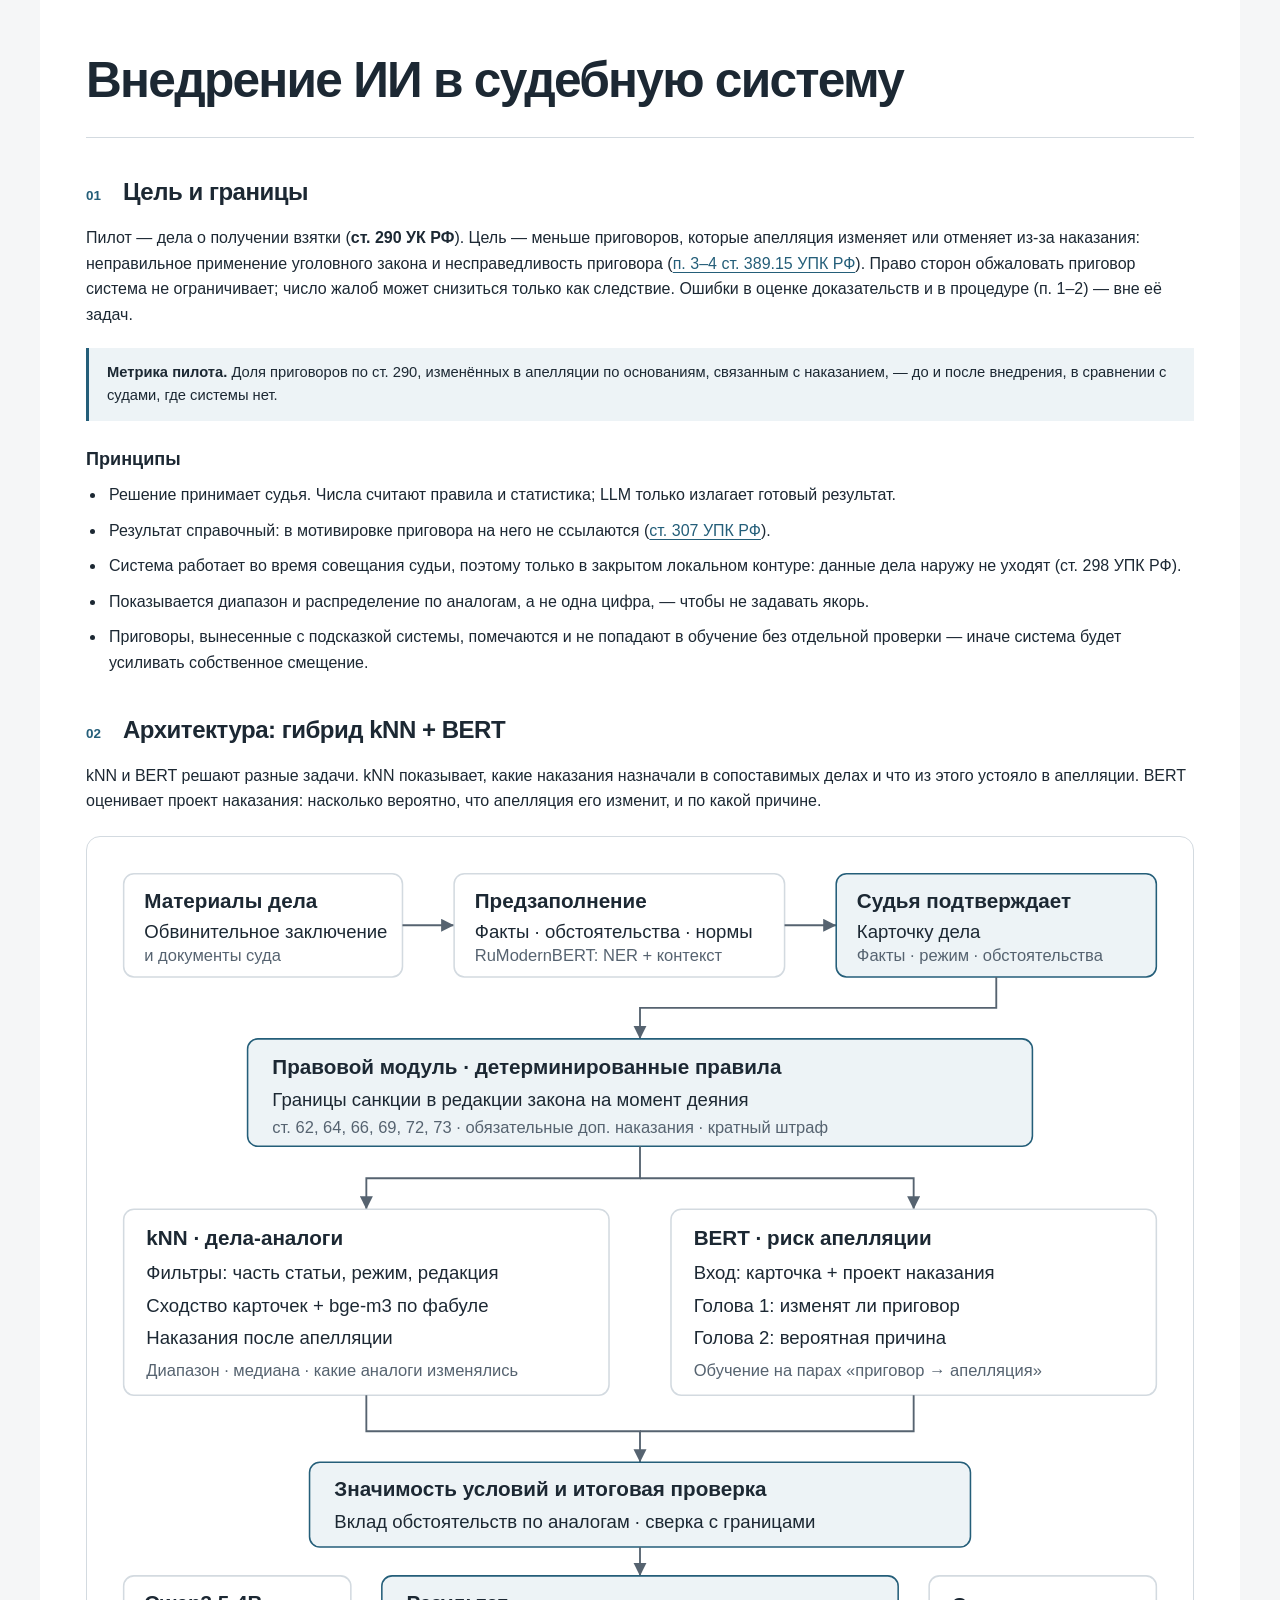
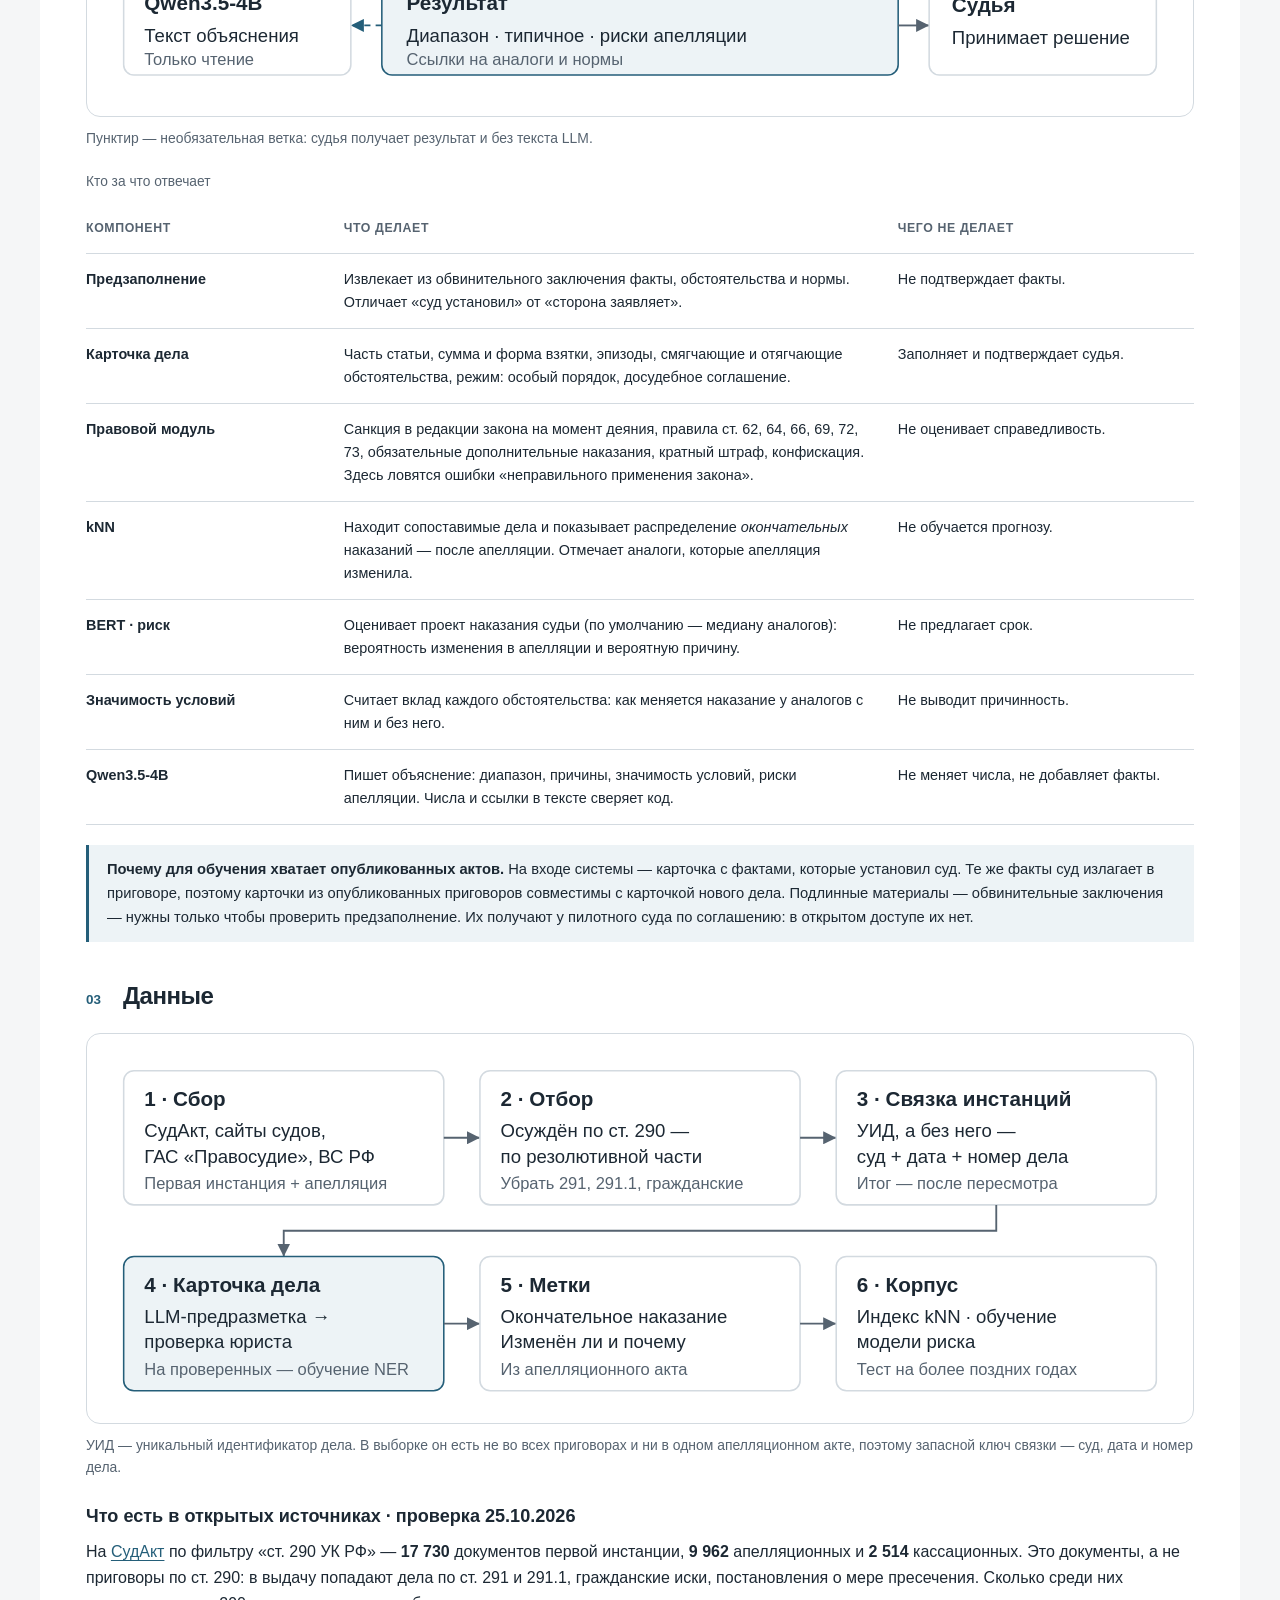
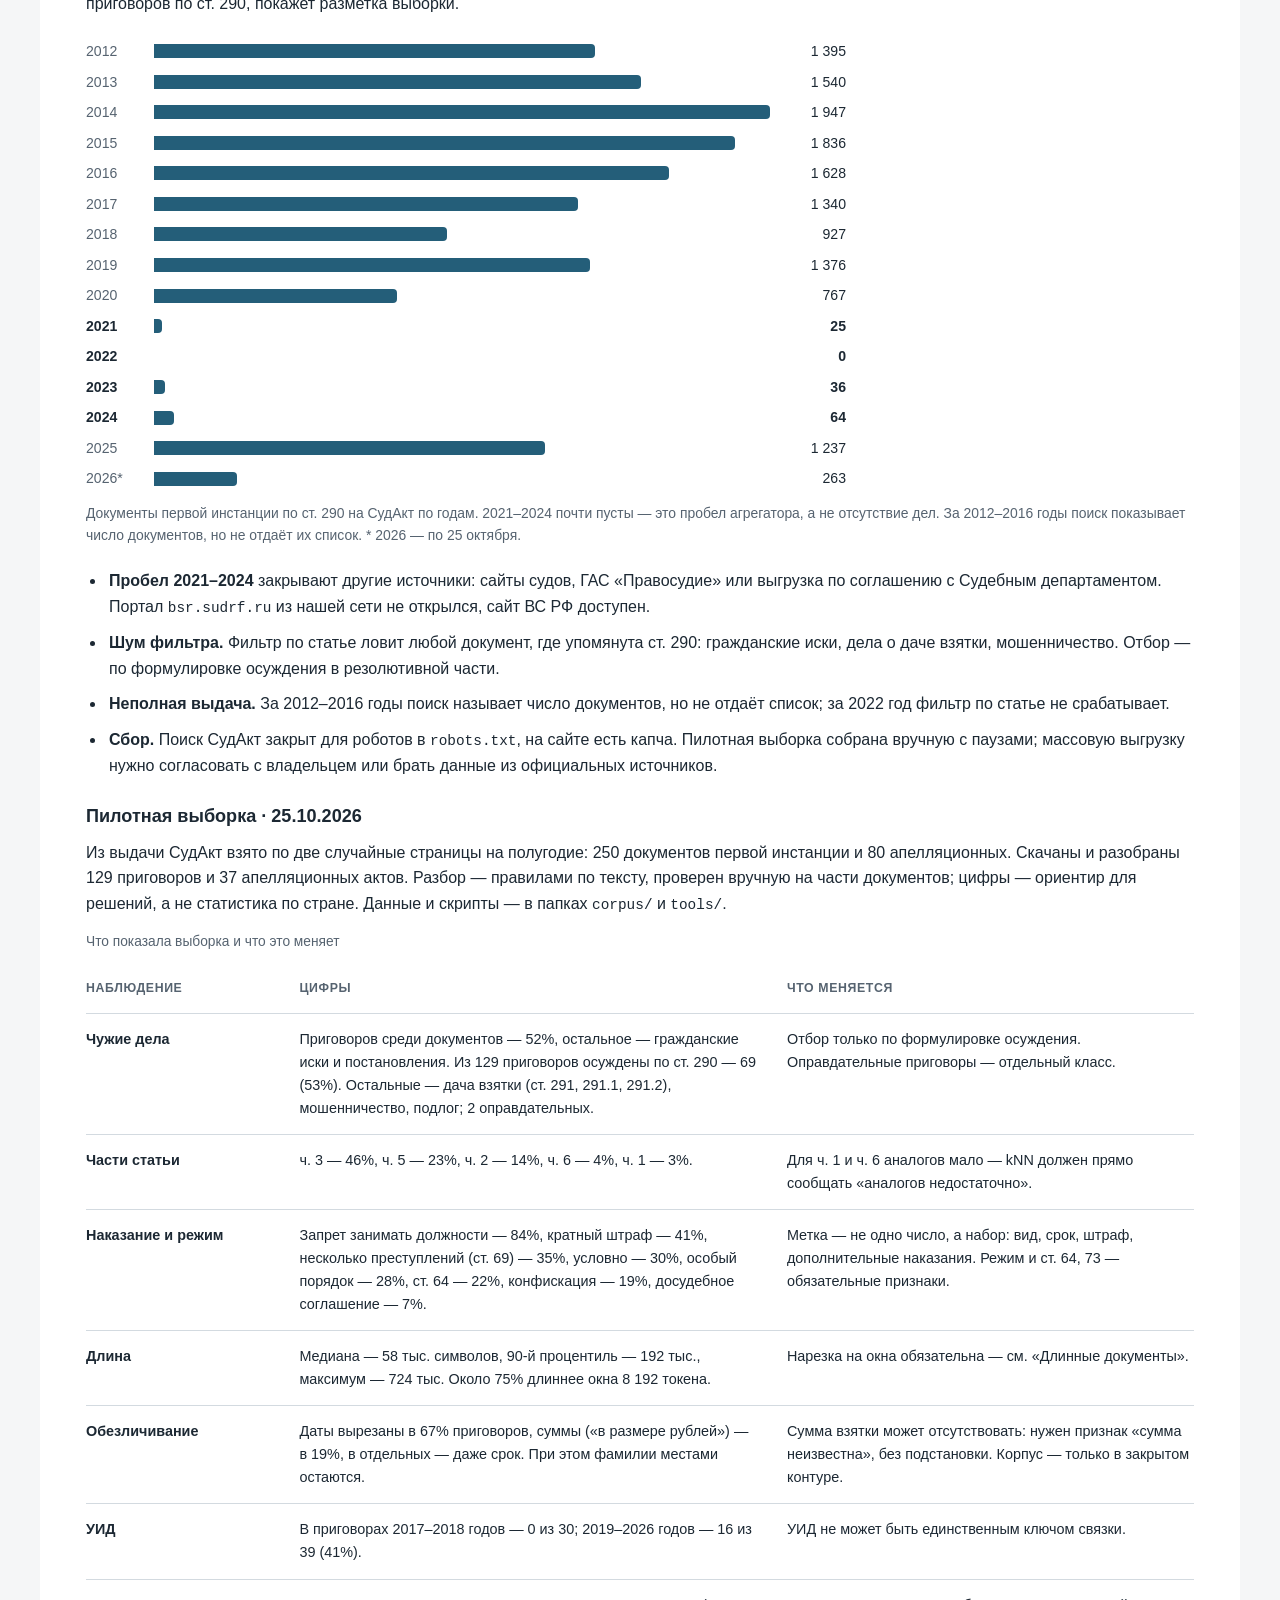
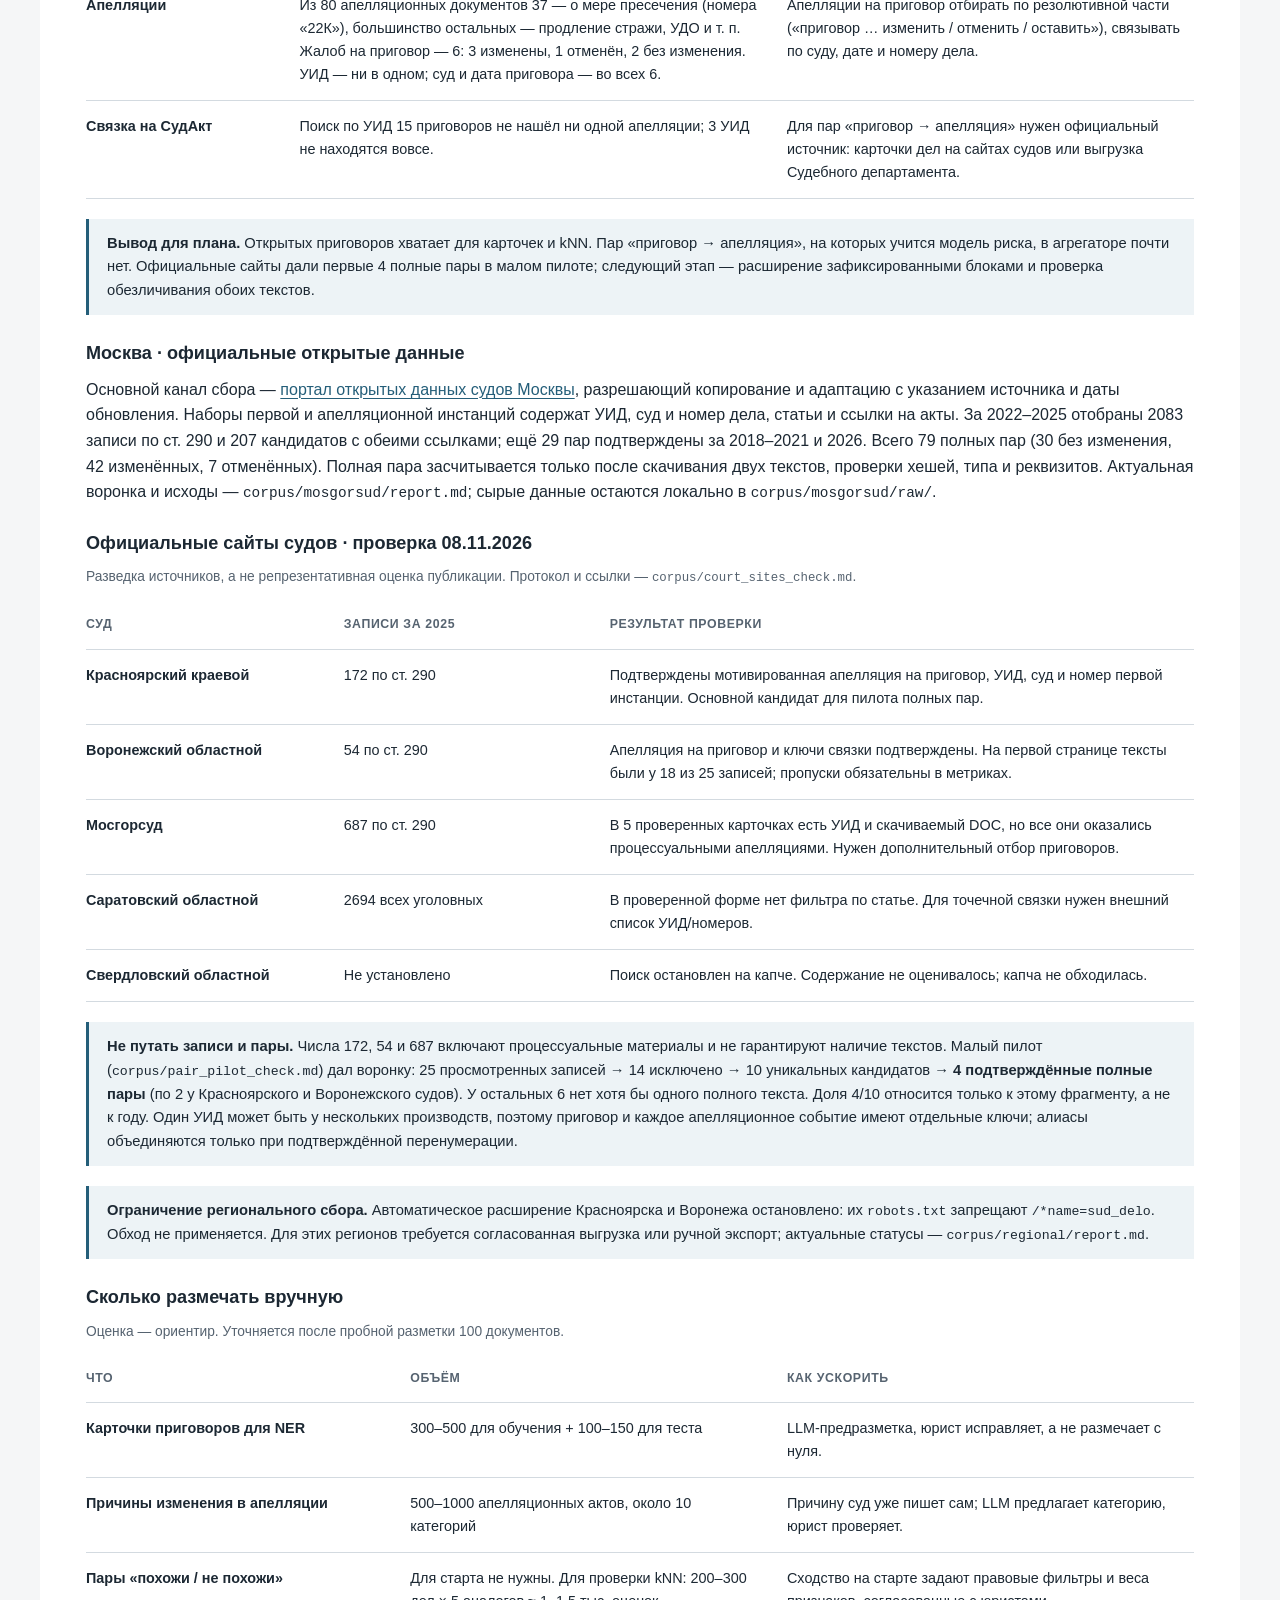
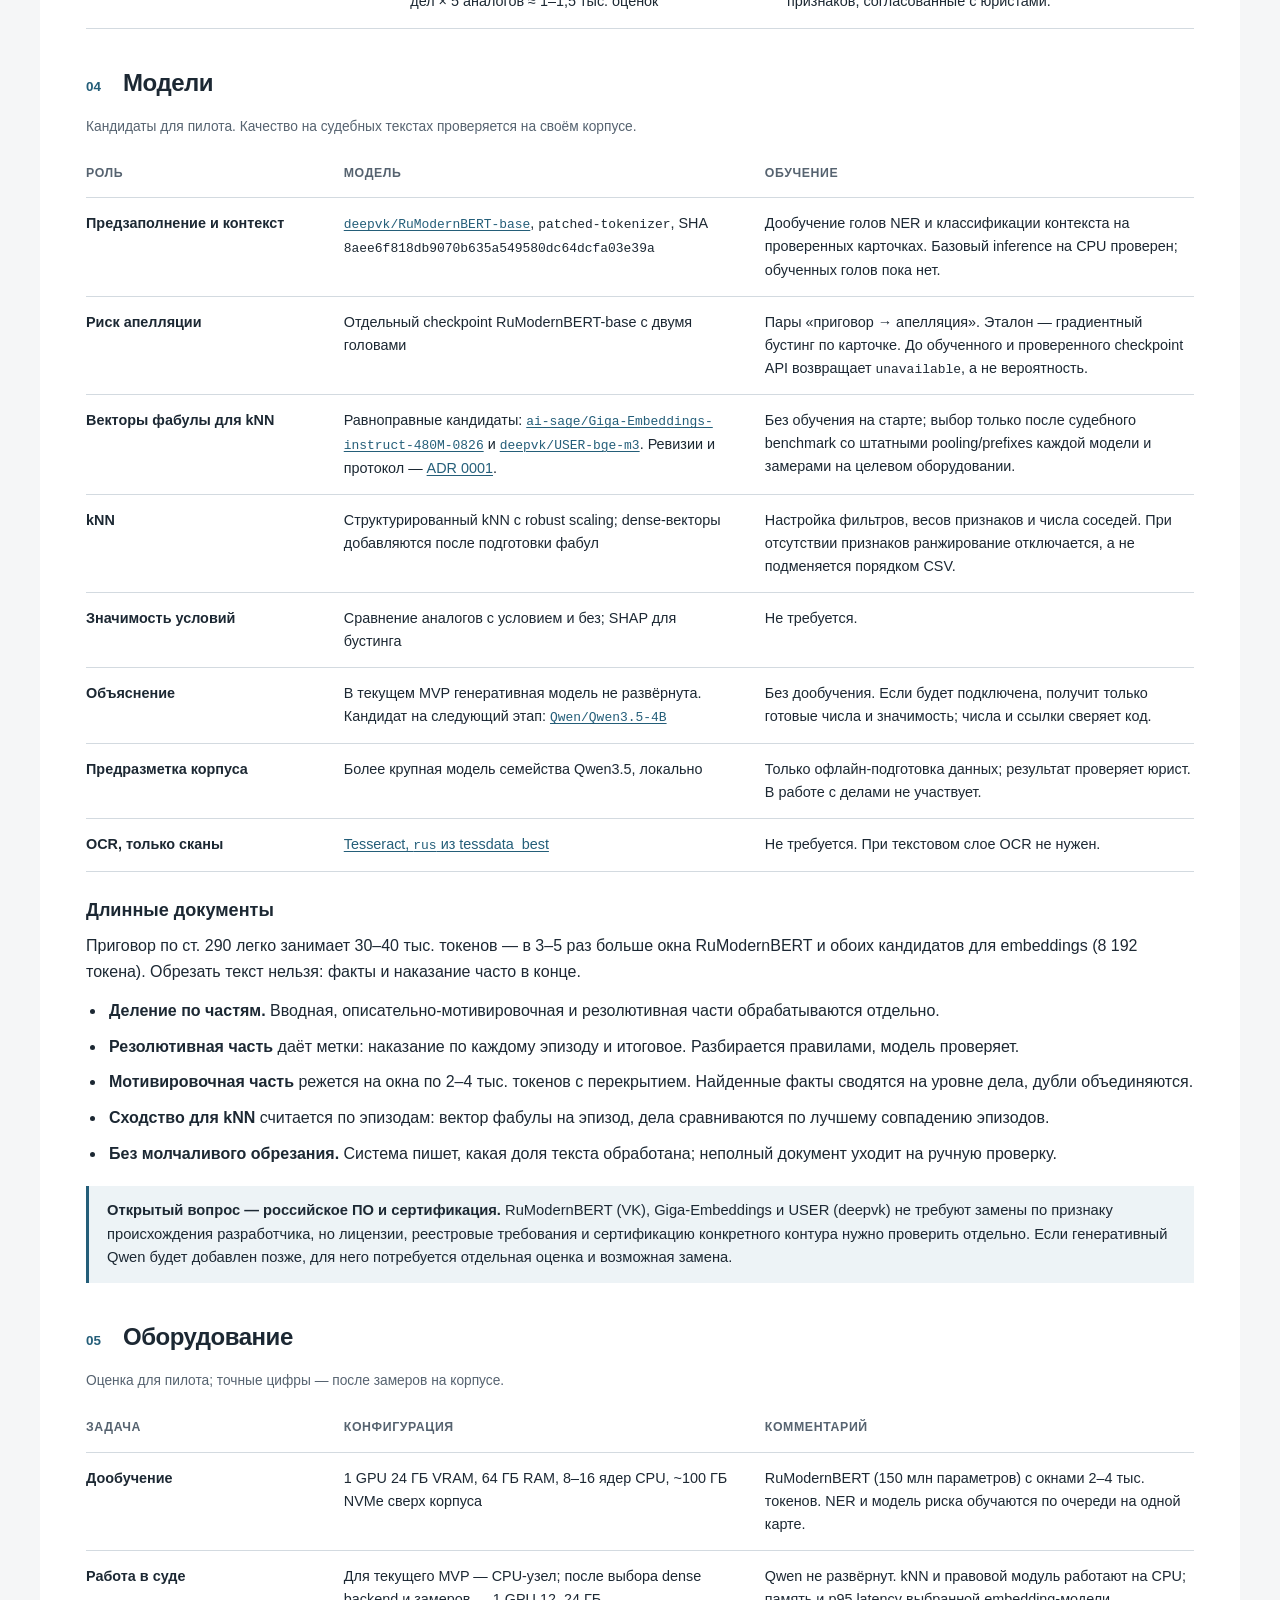
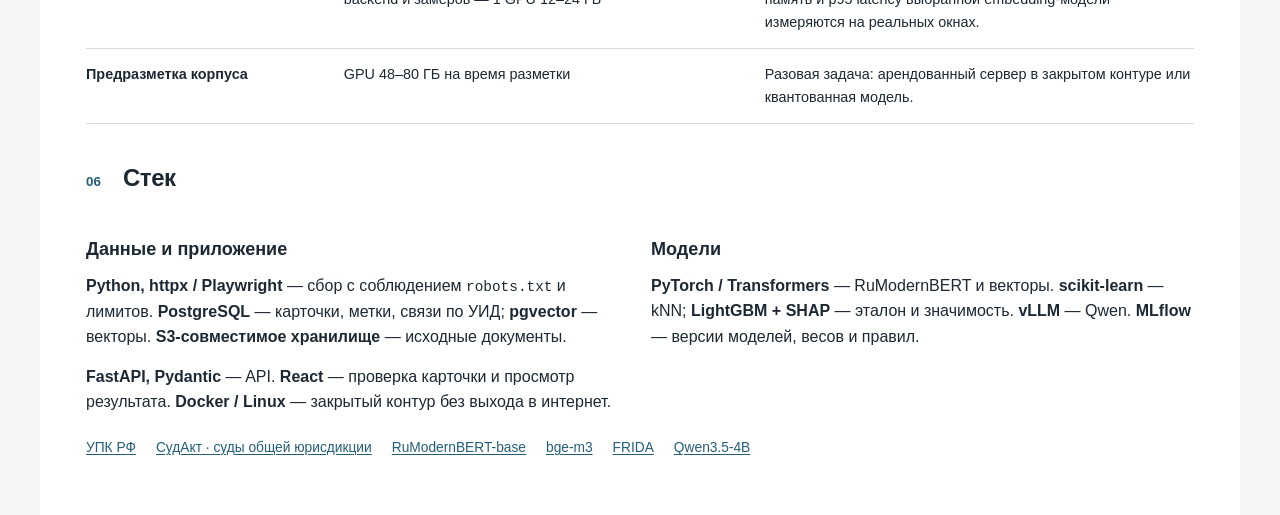
<file: judicial-ai-architecture.html>
<!doctype html>
<html lang="ru">
<head>
  <meta charset="utf-8">
  <meta name="viewport" content="width=device-width, initial-scale=1">
  <meta name="color-scheme" content="light dark">
  <meta name="description" content="Гибрид kNN + BERT для дел о получении взятки (ст. 290 УК РФ): цель — меньше приговоров, изменённых в апелляции из-за наказания.">
  <title>Внедрение ИИ в судебную систему</title>
  <style>
    :root {
      color-scheme: light dark;
      --paper: #f5f6f7;
      --surface: #fff;
      --ink: #1c2833;
      --muted: #566370;
      --line: #d3dae0;
      --accent: #245e79;
      --accent-soft: #edf3f6;
    }
    * { box-sizing: border-box; }
    html { font-size: 16px; }
    body { margin: 0; background: var(--paper); color: var(--ink); font-family: "Segoe UI", Arial, sans-serif; line-height: 1.6; }
    a { color: var(--accent); text-decoration-thickness: 1px; text-underline-offset: .17em; }
    a:focus-visible { outline: 2px solid var(--accent); outline-offset: 4px; }
    main { max-width: 1200px; margin: 0 auto; padding: 52px 46px 56px; background: var(--surface); }
    header { border-bottom: 1px solid var(--line); padding-bottom: 28px; }
    h1 { max-width: 950px; margin: 0; font-size: clamp(2rem, 4vw, 3.1rem); line-height: 1.15; font-weight: 650; letter-spacing: -.035em; }
    h2 { margin: 0; font-size: 1.5rem; line-height: 1.3; letter-spacing: -.02em; font-weight: 650; }
    h3 { margin: 26px 0 10px; font-size: 1.13rem; line-height: 1.4; font-weight: 650; }
    .card h3 { margin-top: 0; }
    p { margin: 0 0 14px; }
    p:last-child { margin-bottom: 0; }
    section { margin-top: 38px; }
    .section-heading { display: flex; gap: 12px; align-items: baseline; margin-bottom: 18px; }
    .section-number { flex: 0 0 25px; color: var(--accent); font-size: .84rem; font-weight: 700; }
    .two-columns { display: grid; grid-template-columns: repeat(2, minmax(0, 1fr)); gap: 22px; }
    .card { border: 1px solid var(--line); padding: 22px; min-width: 0; }
    .card p { font-size: .95rem; }
    .note { border-left: 3px solid var(--accent); padding: 13px 18px; margin: 20px 0 0; background: var(--accent-soft); font-size: .92rem; }
    .small { color: var(--muted); font-size: .87rem; }
    code { font-family: Consolas, "Courier New", monospace; font-size: .9em; overflow-wrap: anywhere; }
    ul { margin: 0; padding-left: 20px; }
    li { padding-left: 3px; margin: 10px 0; }
    li:last-child { margin-bottom: 0; }
    table { border-collapse: collapse; width: 100%; font-size: .9rem; table-layout: fixed; margin-bottom: 14px; }
    caption { text-align: left; color: var(--muted); font-size: .86rem; margin-bottom: 12px; }
    th, td { border-bottom: 1px solid var(--line); padding: 14px; vertical-align: top; text-align: left; overflow-wrap: anywhere; }
    thead th { color: var(--muted); font-size: .77rem; letter-spacing: .05em; text-transform: uppercase; }
    th:first-child, td:first-child { padding-left: 0; }
    th:last-child, td:last-child { padding-right: 0; }
    .sources { display: flex; flex-wrap: wrap; gap: 8px 20px; margin-top: 22px; font-size: .86rem; }
    figure { margin: 22px 0; }
    .diagram-surface { border: 1px solid var(--line); border-radius: 14px; padding: 16px; background: var(--surface); }
    figcaption { margin: 10px 0 0; color: var(--muted); font-size: .87rem; }
    .diagram { display: block; width: 100%; height: auto; font-family: inherit; }
    .diagram text { fill: var(--ink); font-size: 18px; }
    .diagram .title { font-size: 20px; font-weight: 650; }
    .diagram .detail { fill: var(--muted); font-size: 16px; }
    .diagram .box { fill: var(--surface); stroke: var(--line); stroke-width: 1.5; }
    .diagram .accent-box { fill: var(--accent-soft); stroke: var(--accent); stroke-width: 1.5; }
    .diagram .flow { fill: none; stroke: var(--muted); stroke-width: 1.8; }
    .diagram .optional { fill: none; stroke: var(--accent); stroke-width: 1.8; stroke-dasharray: 6 5; }
    .diagram .arrow { fill: var(--muted); }
    .diagram .accent-arrow { fill: var(--accent); }
    .diagram-mobile { display: none; max-width: 430px; margin: auto; }
    .bars { display: grid; gap: 4px; max-width: 760px; margin: 0; padding: 0; list-style: none; }
    .bars li { display: grid; grid-template-columns: 56px minmax(0, 1fr) 64px; gap: 12px; align-items: center; margin: 0; padding: 2px 0; font-size: .88rem; }
    .bars li:hover { background: var(--accent-soft); }
    .bar-year { color: var(--muted); font-variant-numeric: tabular-nums; }
    .bar-track { height: 14px; }
    .bar { display: block; height: 100%; width: var(--v); background: var(--accent); border-radius: 0 4px 4px 0; }
    .bar-value { text-align: right; font-variant-numeric: tabular-nums; }
    .bars .gap .bar-year, .bars .gap .bar-value { color: var(--ink); font-weight: 700; }
    @media (prefers-color-scheme: dark) {
      :root { --paper: #13191f; --surface: #1a222b; --ink: #e7edf2; --muted: #abb8c4; --line: #3a4753; --accent: #9acde3; --accent-soft: #24343f; }
    }
    @media (max-width: 1000px) {
      .diagram-desktop { display: none; }
      .diagram-mobile { display: block; }
      .diagram-surface { padding: 8px; }
      .diagram-mobile text { font-size: 17px; }
      .diagram-mobile .title { font-size: 19px; }
      .diagram-mobile .detail { font-size: 16px; }
    }
    @media (max-width: 760px) {
      main { padding: 30px 22px 38px; }
      header { padding-bottom: 24px; }
      section { margin-top: 30px; }
      .two-columns { grid-template-columns: minmax(0, 1fr); gap: 14px; }
      .card { padding: 18px; }
      h2 { font-size: 1.3rem; }
      .stack-table, .stack-table tbody, .stack-table tr, .stack-table th, .stack-table td { display: block; width: 100%; }
      .stack-table thead { display: none; }
      .stack-table caption { display: block; width: 100%; }
      .stack-table tr { border-top: 1px solid var(--line); padding: 14px 0; }
      .stack-table tbody th, .stack-table td { border: 0; padding: 5px 0; }
      .stack-table tbody th { color: var(--accent); }
      .stack-table td::before { content: attr(data-label) ": "; font-weight: 600; }
      .bars li { grid-template-columns: 44px minmax(0, 1fr) 52px; gap: 8px; }
    }
    @media print {
      :root { color-scheme: light; --paper: #fff; --surface: #fff; --ink: #111; --muted: #444; --line: #bbb; --accent: #245e79; --accent-soft: #f3f6f8; }
      @page { size: A4; margin: 14mm; }
      body { font-size: 9.5pt; line-height: 1.45; }
      main { max-width: none; padding: 0; }
      h1 { font-size: 24pt; }
      h2 { font-size: 15pt; }
      h3 { font-size: 11pt; }
      header { padding-bottom: 18px; }
      section { margin-top: 22px; }
      .section-heading { break-after: avoid; }
      .card, .note, figure, tr { break-inside: avoid; }
      .two-columns { gap: 15px; }
      .card { padding: 13px; }
      .diagram-desktop { display: block !important; }
      .diagram-mobile { display: none !important; }
    }
  </style>
</head>
<body>
<main>
  <header><h1>Внедрение ИИ в судебную систему</h1></header>

  <section aria-labelledby="goal-title">
    <div class="section-heading"><span class="section-number">01</span><h2 id="goal-title">Цель и границы</h2></div>
    <p>Пилот — дела о получении взятки (<strong>ст. 290 УК РФ</strong>). Цель — меньше приговоров, которые апелляция изменяет или отменяет из-за наказания: неправильное применение уголовного закона и несправедливость приговора (<a href="https://www.consultant.ru/document/cons_doc_LAW_34481/">п. 3–4 ст. 389.15 УПК РФ</a>). Право сторон обжаловать приговор система не ограничивает; число жалоб может снизиться только как следствие. Ошибки в оценке доказательств и в процедуре (п. 1–2) — вне её задач.</p>
    <p class="note"><strong>Метрика пилота.</strong> Доля приговоров по ст. 290, изменённых в апелляции по основаниям, связанным с наказанием, — до и после внедрения, в сравнении с судами, где системы нет.</p>
    <h3>Принципы</h3>
    <ul>
      <li>Решение принимает судья. Числа считают правила и статистика; LLM только излагает готовый результат.</li>
      <li>Результат справочный: в мотивировке приговора на него не ссылаются (<a href="https://www.consultant.ru/document/cons_doc_LAW_34481/">ст. 307 УПК РФ</a>).</li>
      <li>Система работает во время совещания судьи, поэтому только в закрытом локальном контуре: данные дела наружу не уходят (ст. 298 УПК РФ).</li>
      <li>Показывается диапазон и распределение по аналогам, а не одна цифра, — чтобы не задавать якорь.</li>
      <li>Приговоры, вынесенные с подсказкой системы, помечаются и не попадают в обучение без отдельной проверки — иначе система будет усиливать собственное смещение.</li>
    </ul>
  </section>

  <section aria-labelledby="architecture-title">
    <div class="section-heading"><span class="section-number">02</span><h2 id="architecture-title">Архитектура: гибрид kNN + BERT</h2></div>
    <p>kNN и BERT решают разные задачи. kNN показывает, какие наказания назначали в сопоставимых делах и что из этого устояло в апелляции. BERT оценивает проект наказания: насколько вероятно, что апелляция его изменит, и по какой причине.</p>
    <figure>
      <div class="diagram-surface">
        <svg class="diagram diagram-desktop" viewBox="0 0 1040 820" role="img" aria-labelledby="flow-desktop-title flow-desktop-desc">
          <title id="flow-desktop-title">Гибрид kNN + BERT для дел по ст. 290</title>
          <desc id="flow-desktop-desc">Материалы дела проходят предзаполнение моделью RuModernBERT. Судья подтверждает карточку дела. Правовой модуль задаёт границы. kNN находит аналоги и показывает наказания после апелляции; BERT оценивает риск изменения проекта наказания. Модуль значимости считает вклад обстоятельств, результат передаётся судье. Qwen только читает результат и пишет объяснение.</desc>
          <defs>
            <marker id="arrow-a-desktop" viewBox="0 0 8 8" refX="8" refY="4" markerWidth="7" markerHeight="7" orient="auto"><path class="arrow" d="M0 0L8 4L0 8Z"/></marker>
            <marker id="optional-a-desktop" viewBox="0 0 8 8" refX="8" refY="4" markerWidth="7" markerHeight="7" orient="auto"><path class="accent-arrow" d="M0 0L8 4L0 8Z"/></marker>
          </defs>
          <rect class="box" x="20" y="20" width="270" height="100" rx="10"/>
          <text x="40" y="53" class="title">Материалы дела</text>
          <text x="40" y="82">Обвинительное заключение</text>
          <text x="40" y="105" class="detail">и документы суда</text>
          <path class="flow" d="M290 70H340" marker-end="url(#arrow-a-desktop)"/>
          <rect class="box" x="340" y="20" width="320" height="100" rx="10"/>
          <text x="360" y="53" class="title">Предзаполнение</text>
          <text x="360" y="82">Факты · обстоятельства · нормы</text>
          <text x="360" y="105" class="detail">RuModernBERT: NER + контекст</text>
          <path class="flow" d="M660 70H710" marker-end="url(#arrow-a-desktop)"/>
          <rect class="accent-box" x="710" y="20" width="310" height="100" rx="10"/>
          <text x="730" y="53" class="title">Судья подтверждает</text>
          <text x="730" y="82">Карточку дела</text>
          <text x="730" y="105" class="detail">Факты · режим · обстоятельства</text>
          <path class="flow" d="M865 120V150H520V180" marker-end="url(#arrow-a-desktop)"/>
          <rect class="accent-box" x="140" y="180" width="760" height="104" rx="10"/>
          <text x="164" y="214" class="title">Правовой модуль · детерминированные правила</text>
          <text x="164" y="245">Границы санкции в редакции закона на момент деяния</text>
          <text x="164" y="271" class="detail">ст. 62, 64, 66, 69, 72, 73 · обязательные доп. наказания · кратный штраф</text>
          <path class="flow" d="M520 284V315H255V345" marker-end="url(#arrow-a-desktop)"/>
          <path class="flow" d="M520 315H785V345" marker-end="url(#arrow-a-desktop)"/>
          <rect class="box" x="20" y="345" width="470" height="180" rx="10"/>
          <text x="42" y="380" class="title">kNN · дела-аналоги</text>
          <text x="42" y="413">Фильтры: часть статьи, режим, редакция</text>
          <text x="42" y="444">Сходство карточек + bge-m3 по фабуле</text>
          <text x="42" y="475">Наказания после апелляции</text>
          <text x="42" y="506" class="detail">Диапазон · медиана · какие аналоги изменялись</text>
          <rect class="box" x="550" y="345" width="470" height="180" rx="10"/>
          <text x="572" y="380" class="title">BERT · риск апелляции</text>
          <text x="572" y="413">Вход: карточка + проект наказания</text>
          <text x="572" y="444">Голова 1: изменят ли приговор</text>
          <text x="572" y="475">Голова 2: вероятная причина</text>
          <text x="572" y="506" class="detail">Обучение на парах «приговор → апелляция»</text>
          <path class="flow" d="M255 525V560H520V590" marker-end="url(#arrow-a-desktop)"/>
          <path class="flow" d="M785 525V560H520"/>
          <rect class="accent-box" x="200" y="590" width="640" height="82" rx="10"/>
          <text x="224" y="623" class="title">Значимость условий и итоговая проверка</text>
          <text x="224" y="654">Вклад обстоятельств по аналогам · сверка с границами</text>
          <path class="flow" d="M520 672V700" marker-end="url(#arrow-a-desktop)"/>
          <rect class="accent-box" x="270" y="700" width="500" height="96" rx="10"/>
          <text x="294" y="733" class="title">Результат</text>
          <text x="294" y="764">Диапазон · типичное · риски апелляции</text>
          <text x="294" y="786" class="detail">Ссылки на аналоги и нормы</text>
          <path class="flow" d="M770 748H800" marker-end="url(#arrow-a-desktop)"/>
          <rect class="box" x="800" y="700" width="220" height="96" rx="10"/>
          <text x="822" y="735" class="title">Судья</text>
          <text x="822" y="766">Принимает решение</text>
          <path class="optional" d="M270 748H240" marker-end="url(#optional-a-desktop)"/>
          <rect class="box" x="20" y="700" width="220" height="96" rx="10"/>
          <text x="40" y="733" class="title">Qwen3.5-4B</text>
          <text x="40" y="764">Текст объяснения</text>
          <text x="40" y="786" class="detail">Только чтение</text>
        </svg>
        <svg class="diagram diagram-mobile" viewBox="0 0 430 1140" role="img" aria-labelledby="flow-mobile-title flow-mobile-desc">
          <title id="flow-mobile-title">Гибрид kNN + BERT для дел по ст. 290</title>
          <desc id="flow-mobile-desc">Предзаполнение, подтверждение карточки судьёй, правовой модуль, затем параллельно kNN по аналогам и BERT-оценка риска апелляции, значимость условий, результат для судьи. Qwen только читает результат.</desc>
          <defs>
            <marker id="arrow-a-mobile" viewBox="0 0 8 8" refX="8" refY="4" markerWidth="7" markerHeight="7" orient="auto"><path class="arrow" d="M0 0L8 4L0 8Z"/></marker>
            <marker id="optional-a-mobile" viewBox="0 0 8 8" refX="8" refY="4" markerWidth="7" markerHeight="7" orient="auto"><path class="accent-arrow" d="M0 0L8 4L0 8Z"/></marker>
          </defs>
          <rect class="box" x="30" y="15" width="360" height="74" rx="10"/>
          <text x="50" y="45" class="title">Материалы дела</text><text x="50" y="73">Обвинительное заключение</text>
          <path class="flow" d="M210 89V121" marker-end="url(#arrow-a-mobile)"/>
          <rect class="box" x="30" y="121" width="360" height="90" rx="10"/>
          <text x="50" y="152" class="title">Предзаполнение</text><text x="50" y="179">Факты · обстоятельства</text><text x="50" y="202" class="detail">RuModernBERT</text>
          <path class="flow" d="M210 211V243" marker-end="url(#arrow-a-mobile)"/>
          <rect class="accent-box" x="30" y="243" width="360" height="74" rx="10"/>
          <text x="50" y="274" class="title">Судья подтверждает</text><text x="50" y="301">Карточку дела</text>
          <path class="flow" d="M210 317V349" marker-end="url(#arrow-a-mobile)"/>
          <rect class="accent-box" x="30" y="349" width="360" height="90" rx="10"/>
          <text x="50" y="379" class="title">Правовой модуль</text><text x="50" y="406">Границы санкции</text><text x="50" y="429" class="detail">ст. 62, 64, 66, 69, 72, 73</text>
          <path class="flow" d="M210 439V470H105V490" marker-end="url(#arrow-a-mobile)"/>
          <path class="flow" d="M210 470H315V490" marker-end="url(#arrow-a-mobile)"/>
          <rect class="box" x="10" y="490" width="190" height="175" rx="10"/>
          <text x="25" y="521" class="title">kNN · аналоги</text><text x="25" y="551">Юр. фильтры</text><text x="25" y="576">Сходство дел</text><text x="25" y="606">Наказания после</text><text x="25" y="631">апелляции</text>
          <rect class="box" x="220" y="490" width="190" height="175" rx="10"/>
          <text x="235" y="521" class="title">BERT · риск</text><text x="235" y="551">Карточка</text><text x="235" y="576">+ проект</text><text x="235" y="606">Изменят ли</text><text x="235" y="631">и почему</text>
          <path class="flow" d="M105 665V696H210V727" marker-end="url(#arrow-a-mobile)"/>
          <path class="flow" d="M315 665V696H210"/>
          <rect class="accent-box" x="30" y="727" width="360" height="76" rx="10"/>
          <text x="50" y="757" class="title">Значимость условий</text><text x="50" y="784">Сверка с границами</text>
          <path class="flow" d="M210 803V835" marker-end="url(#arrow-a-mobile)"/>
          <rect class="accent-box" x="30" y="835" width="360" height="76" rx="10"/>
          <text x="50" y="865" class="title">Результат</text><text x="50" y="892">Диапазон · риски · ссылки</text>
          <path class="flow" d="M210 911V943" marker-end="url(#arrow-a-mobile)"/>
          <rect class="box" x="70" y="943" width="280" height="62" rx="10"/>
          <text x="90" y="970" class="title">Судья</text><text x="90" y="995">Принимает решение</text>
          <path class="optional" d="M390 873H418V1085H390" marker-end="url(#optional-a-mobile)"/>
          <rect class="box" x="30" y="1047" width="360" height="76" rx="10"/>
          <text x="50" y="1077" class="title">Qwen3.5-4B · объяснение</text><text x="50" y="1104">Только читает результат</text>
        </svg>
      </div>
      <figcaption>Пунктир — необязательная ветка: судья получает результат и без текста LLM.</figcaption>
    </figure>
    <table class="stack-table">
      <caption>Кто за что отвечает</caption>
      <colgroup><col style="width: 22%"><col style="width: 50%"><col style="width: 28%"></colgroup>
      <thead><tr><th scope="col">Компонент</th><th scope="col">Что делает</th><th scope="col">Чего не делает</th></tr></thead>
      <tbody>
        <tr>
          <th scope="row">Предзаполнение</th>
          <td data-label="Что делает">Извлекает из обвинительного заключения факты, обстоятельства и нормы. Отличает «суд установил» от «сторона заявляет».</td>
          <td data-label="Чего не делает">Не подтверждает факты.</td>
        </tr>
        <tr>
          <th scope="row">Карточка дела</th>
          <td data-label="Что делает">Часть статьи, сумма и форма взятки, эпизоды, смягчающие и отягчающие обстоятельства, режим: особый порядок, досудебное соглашение.</td>
          <td data-label="Чего не делает">Заполняет и подтверждает судья.</td>
        </tr>
        <tr>
          <th scope="row">Правовой модуль</th>
          <td data-label="Что делает">Санкция в редакции закона на момент деяния, правила ст. 62, 64, 66, 69, 72, 73, обязательные дополнительные наказания, кратный штраф, конфискация. Здесь ловятся ошибки «неправильного применения закона».</td>
          <td data-label="Чего не делает">Не оценивает справедливость.</td>
        </tr>
        <tr>
          <th scope="row">kNN</th>
          <td data-label="Что делает">Находит сопоставимые дела и показывает распределение <em>окончательных</em> наказаний — после апелляции. Отмечает аналоги, которые апелляция изменила.</td>
          <td data-label="Чего не делает">Не обучается прогнозу.</td>
        </tr>
        <tr>
          <th scope="row">BERT · риск</th>
          <td data-label="Что делает">Оценивает проект наказания судьи (по умолчанию — медиану аналогов): вероятность изменения в апелляции и вероятную причину.</td>
          <td data-label="Чего не делает">Не предлагает срок.</td>
        </tr>
        <tr>
          <th scope="row">Значимость условий</th>
          <td data-label="Что делает">Считает вклад каждого обстоятельства: как меняется наказание у аналогов с ним и без него.</td>
          <td data-label="Чего не делает">Не выводит причинность.</td>
        </tr>
        <tr>
          <th scope="row">Qwen3.5-4B</th>
          <td data-label="Что делает">Пишет объяснение: диапазон, причины, значимость условий, риски апелляции. Числа и ссылки в тексте сверяет код.</td>
          <td data-label="Чего не делает">Не меняет числа, не добавляет факты.</td>
        </tr>
      </tbody>
    </table>
    <p class="note"><strong>Почему для обучения хватает опубликованных актов.</strong> На входе системы — карточка с фактами, которые установил суд. Те же факты суд излагает в приговоре, поэтому карточки из опубликованных приговоров совместимы с карточкой нового дела. Подлинные материалы — обвинительные заключения — нужны только чтобы проверить предзаполнение. Их получают у пилотного суда по соглашению: в открытом доступе их нет.</p>
  </section>

  <section aria-labelledby="data-title">
    <div class="section-heading"><span class="section-number">03</span><h2 id="data-title">Данные</h2></div>
    <figure>
      <div class="diagram-surface">
        <svg class="diagram diagram-desktop" viewBox="0 0 1040 345" role="img" aria-labelledby="data-desktop-title data-desktop-desc">
          <title id="data-desktop-title">Подготовка корпуса</title>
          <desc id="data-desktop-desc">Сбор приговоров и апелляционных актов, отбор дел, где осуждён по ст. 290, связка первой инстанции и апелляции по УИД или по суду, дате и номеру дела, карточка дела с проверкой юриста, метки окончательного наказания и причины изменения, корпус для kNN и модели риска.</desc>
          <defs>
            <marker id="arrow-b-desktop" viewBox="0 0 8 8" refX="8" refY="4" markerWidth="7" markerHeight="7" orient="auto"><path class="arrow" d="M0 0L8 4L0 8Z"/></marker>
          </defs>
          <rect class="box" x="20" y="20" width="310" height="130" rx="10"/>
          <text x="40" y="54" class="title">1 · Сбор</text>
          <text x="40" y="84">СудАкт, сайты судов,</text>
          <text x="40" y="109">ГАС «Правосудие», ВС РФ</text>
          <text x="40" y="135" class="detail">Первая инстанция + апелляция</text>
          <path class="flow" d="M330 85H365" marker-end="url(#arrow-b-desktop)"/>
          <rect class="box" x="365" y="20" width="310" height="130" rx="10"/>
          <text x="385" y="54" class="title">2 · Отбор</text>
          <text x="385" y="84">Осуждён по ст. 290 —</text>
          <text x="385" y="109">по резолютивной части</text>
          <text x="385" y="135" class="detail">Убрать 291, 291.1, гражданские</text>
          <path class="flow" d="M675 85H710" marker-end="url(#arrow-b-desktop)"/>
          <rect class="box" x="710" y="20" width="310" height="130" rx="10"/>
          <text x="730" y="54" class="title">3 · Связка инстанций</text>
          <text x="730" y="84">УИД, а без него —</text>
          <text x="730" y="109">суд + дата + номер дела</text>
          <text x="730" y="135" class="detail">Итог — после пересмотра</text>
          <path class="flow" d="M865 150V175H175V200" marker-end="url(#arrow-b-desktop)"/>
          <rect class="accent-box" x="20" y="200" width="310" height="130" rx="10"/>
          <text x="40" y="234" class="title">4 · Карточка дела</text>
          <text x="40" y="264">LLM-предразметка →</text>
          <text x="40" y="289">проверка юриста</text>
          <text x="40" y="315" class="detail">На проверенных — обучение NER</text>
          <path class="flow" d="M330 265H365" marker-end="url(#arrow-b-desktop)"/>
          <rect class="box" x="365" y="200" width="310" height="130" rx="10"/>
          <text x="385" y="234" class="title">5 · Метки</text>
          <text x="385" y="264">Окончательное наказание</text>
          <text x="385" y="289">Изменён ли и почему</text>
          <text x="385" y="315" class="detail">Из апелляционного акта</text>
          <path class="flow" d="M675 265H710" marker-end="url(#arrow-b-desktop)"/>
          <rect class="box" x="710" y="200" width="310" height="130" rx="10"/>
          <text x="730" y="234" class="title">6 · Корпус</text>
          <text x="730" y="264">Индекс kNN · обучение</text>
          <text x="730" y="289">модели риска</text>
          <text x="730" y="315" class="detail">Тест на более поздних годах</text>
        </svg>
        <svg class="diagram diagram-mobile" viewBox="0 0 430 770" role="img" aria-labelledby="data-mobile-title data-mobile-desc">
          <title id="data-mobile-title">Подготовка корпуса</title>
          <desc id="data-mobile-desc">Шесть шагов: сбор, отбор, связка по УИД, карточка, метки, корпус.</desc>
          <defs>
            <marker id="arrow-b-mobile" viewBox="0 0 8 8" refX="8" refY="4" markerWidth="7" markerHeight="7" orient="auto"><path class="arrow" d="M0 0L8 4L0 8Z"/></marker>
          </defs>
          <rect class="box" x="30" y="15" width="360" height="96" rx="10"/>
          <text x="50" y="46" class="title">1 · Сбор</text><text x="50" y="74">СудАкт, сайты судов, ВС</text><text x="50" y="98">Первая инст. + апелляция</text>
          <path class="flow" d="M210 111V143" marker-end="url(#arrow-b-mobile)"/>
          <rect class="box" x="30" y="143" width="360" height="96" rx="10"/>
          <text x="50" y="174" class="title">2 · Отбор</text><text x="50" y="202">Осуждён по ст. 290</text><text x="50" y="226">Без 291, 291.1, гражданских</text>
          <path class="flow" d="M210 239V271" marker-end="url(#arrow-b-mobile)"/>
          <rect class="box" x="30" y="271" width="360" height="96" rx="10"/>
          <text x="50" y="302" class="title">3 · Связка инстанций</text><text x="50" y="330">УИД или суд + дата + номер</text><text x="50" y="354">Итог — после пересмотра</text>
          <path class="flow" d="M210 367V399" marker-end="url(#arrow-b-mobile)"/>
          <rect class="accent-box" x="30" y="399" width="360" height="96" rx="10"/>
          <text x="50" y="430" class="title">4 · Карточка дела</text><text x="50" y="458">LLM-предразметка</text><text x="50" y="482">Проверка юриста → NER</text>
          <path class="flow" d="M210 495V527" marker-end="url(#arrow-b-mobile)"/>
          <rect class="box" x="30" y="527" width="360" height="96" rx="10"/>
          <text x="50" y="558" class="title">5 · Метки</text><text x="50" y="586">Окончательное наказание</text><text x="50" y="610">Изменён ли и почему</text>
          <path class="flow" d="M210 623V655" marker-end="url(#arrow-b-mobile)"/>
          <rect class="box" x="30" y="655" width="360" height="96" rx="10"/>
          <text x="50" y="686" class="title">6 · Корпус</text><text x="50" y="714">Индекс kNN · модель риска</text><text x="50" y="738">Тест на более поздних годах</text>
        </svg>
      </div>
      <figcaption>УИД — уникальный идентификатор дела. В выборке он есть не во всех приговорах и ни в одном апелляционном акте, поэтому запасной ключ связки — суд, дата и номер дела.</figcaption>
    </figure>

    <h3>Что есть в открытых источниках · проверка 25.10.2026</h3>
    <p>На <a href="https://sudact.ru/regular/">СудАкт</a> по фильтру «ст. 290 УК РФ» — <strong>17 730</strong> документов первой инстанции, <strong>9 962</strong> апелляционных и <strong>2 514</strong> кассационных. Это документы, а не приговоры по ст. 290: в выдачу попадают дела по ст. 291 и 291.1, гражданские иски, постановления о мере пресечения. Сколько среди них приговоров по ст. 290, покажет разметка выборки.</p>
    <figure aria-labelledby="coverage-caption">
      <ul class="bars">
        <li title="2012: 1 395 документов"><span class="bar-year">2012</span><span class="bar-track"><span class="bar" style="--v: 71.6%"></span></span><span class="bar-value">1 395</span></li>
        <li title="2013: 1 540 документов"><span class="bar-year">2013</span><span class="bar-track"><span class="bar" style="--v: 79.1%"></span></span><span class="bar-value">1 540</span></li>
        <li title="2014: 1 947 документов"><span class="bar-year">2014</span><span class="bar-track"><span class="bar" style="--v: 100%"></span></span><span class="bar-value">1 947</span></li>
        <li title="2015: 1 836 документов"><span class="bar-year">2015</span><span class="bar-track"><span class="bar" style="--v: 94.3%"></span></span><span class="bar-value">1 836</span></li>
        <li title="2016: 1 628 документов"><span class="bar-year">2016</span><span class="bar-track"><span class="bar" style="--v: 83.6%"></span></span><span class="bar-value">1 628</span></li>
        <li title="2017: 1 340 документов"><span class="bar-year">2017</span><span class="bar-track"><span class="bar" style="--v: 68.8%"></span></span><span class="bar-value">1 340</span></li>
        <li title="2018: 927 документов"><span class="bar-year">2018</span><span class="bar-track"><span class="bar" style="--v: 47.6%"></span></span><span class="bar-value">927</span></li>
        <li title="2019: 1 376 документов"><span class="bar-year">2019</span><span class="bar-track"><span class="bar" style="--v: 70.7%"></span></span><span class="bar-value">1 376</span></li>
        <li title="2020: 767 документов"><span class="bar-year">2020</span><span class="bar-track"><span class="bar" style="--v: 39.4%"></span></span><span class="bar-value">767</span></li>
        <li class="gap" title="2021: 25 документов"><span class="bar-year">2021</span><span class="bar-track"><span class="bar" style="--v: 1.3%"></span></span><span class="bar-value">25</span></li>
        <li class="gap" title="2022: 0 документов"><span class="bar-year">2022</span><span class="bar-track"><span class="bar" style="--v: 0%"></span></span><span class="bar-value">0</span></li>
        <li class="gap" title="2023: 36 документов"><span class="bar-year">2023</span><span class="bar-track"><span class="bar" style="--v: 1.8%"></span></span><span class="bar-value">36</span></li>
        <li class="gap" title="2024: 64 документа"><span class="bar-year">2024</span><span class="bar-track"><span class="bar" style="--v: 3.3%"></span></span><span class="bar-value">64</span></li>
        <li title="2025: 1 237 документов"><span class="bar-year">2025</span><span class="bar-track"><span class="bar" style="--v: 63.5%"></span></span><span class="bar-value">1 237</span></li>
        <li title="2026, по 25 октября: 263 документа"><span class="bar-year">2026*</span><span class="bar-track"><span class="bar" style="--v: 13.5%"></span></span><span class="bar-value">263</span></li>
      </ul>
      <figcaption id="coverage-caption">Документы первой инстанции по ст. 290 на СудАкт по годам. 2021–2024 почти пусты — это пробел агрегатора, а не отсутствие дел. За 2012–2016 годы поиск показывает число документов, но не отдаёт их список. * 2026 — по 25 октября.</figcaption>
    </figure>
    <ul>
      <li><strong>Пробел 2021–2024</strong> закрывают другие источники: сайты судов, ГАС «Правосудие» или выгрузка по соглашению с Судебным департаментом. Портал <code>bsr.sudrf.ru</code> из нашей сети не открылся, сайт ВС РФ доступен.</li>
      <li><strong>Шум фильтра.</strong> Фильтр по статье ловит любой документ, где упомянута ст. 290: гражданские иски, дела о даче взятки, мошенничество. Отбор — по формулировке осуждения в резолютивной части.</li>
      <li><strong>Неполная выдача.</strong> За 2012–2016 годы поиск называет число документов, но не отдаёт список; за 2022 год фильтр по статье не срабатывает.</li>
      <li><strong>Сбор.</strong> Поиск СудАкт закрыт для роботов в <code>robots.txt</code>, на сайте есть капча. Пилотная выборка собрана вручную с паузами; массовую выгрузку нужно согласовать с владельцем или брать данные из официальных источников.</li>
    </ul>

    <h3>Пилотная выборка · 25.10.2026</h3>
    <p>Из выдачи СудАкт взято по две случайные страницы на полугодие: 250 документов первой инстанции и 80 апелляционных. Скачаны и разобраны 129 приговоров и 37 апелляционных актов. Разбор — правилами по тексту, проверен вручную на части документов; цифры — ориентир для решений, а не статистика по стране. Данные и скрипты — в папках <code>corpus/</code> и <code>tools/</code>.</p>
    <table class="stack-table">
      <caption>Что показала выборка и что это меняет</caption>
      <colgroup><col style="width: 18%"><col style="width: 44%"><col style="width: 38%"></colgroup>
      <thead><tr><th scope="col">Наблюдение</th><th scope="col">Цифры</th><th scope="col">Что меняется</th></tr></thead>
      <tbody>
        <tr>
          <th scope="row">Чужие дела</th>
          <td data-label="Цифры">Приговоров среди документов — 52%, остальное — гражданские иски и постановления. Из 129 приговоров осуждены по ст. 290 — 69 (53%). Остальные — дача взятки (ст. 291, 291.1, 291.2), мошенничество, подлог; 2 оправдательных.</td>
          <td data-label="Что меняется">Отбор только по формулировке осуждения. Оправдательные приговоры — отдельный класс.</td>
        </tr>
        <tr>
          <th scope="row">Части статьи</th>
          <td data-label="Цифры">ч. 3 — 46%, ч. 5 — 23%, ч. 2 — 14%, ч. 6 — 4%, ч. 1 — 3%.</td>
          <td data-label="Что меняется">Для ч. 1 и ч. 6 аналогов мало — kNN должен прямо сообщать «аналогов недостаточно».</td>
        </tr>
        <tr>
          <th scope="row">Наказание и режим</th>
          <td data-label="Цифры">Запрет занимать должности — 84%, кратный штраф — 41%, несколько преступлений (ст. 69) — 35%, условно — 30%, особый порядок — 28%, ст. 64 — 22%, конфискация — 19%, досудебное соглашение — 7%.</td>
          <td data-label="Что меняется">Метка — не одно число, а набор: вид, срок, штраф, дополнительные наказания. Режим и ст. 64, 73 — обязательные признаки.</td>
        </tr>
        <tr>
          <th scope="row">Длина</th>
          <td data-label="Цифры">Медиана — 58 тыс. символов, 90-й процентиль — 192 тыс., максимум — 724 тыс. Около 75% длиннее окна 8 192 токена.</td>
          <td data-label="Что меняется">Нарезка на окна обязательна — см. «Длинные документы».</td>
        </tr>
        <tr>
          <th scope="row">Обезличивание</th>
          <td data-label="Цифры">Даты вырезаны в 67% приговоров, суммы («в размере рублей») — в 19%, в отдельных — даже срок. При этом фамилии местами остаются.</td>
          <td data-label="Что меняется">Сумма взятки может отсутствовать: нужен признак «сумма неизвестна», без подстановки. Корпус — только в закрытом контуре.</td>
        </tr>
        <tr>
          <th scope="row">УИД</th>
          <td data-label="Цифры">В приговорах 2017–2018 годов — 0 из 30; 2019–2026 годов — 16 из 39 (41%).</td>
          <td data-label="Что меняется">УИД не может быть единственным ключом связки.</td>
        </tr>
        <tr>
          <th scope="row">Апелляции</th>
          <td data-label="Цифры">Из 80 апелляционных документов 37 — о мере пресечения (номера «22К»), большинство остальных — продление стражи, УДО и т. п. Жалоб на приговор — 6: 3 изменены, 1 отменён, 2 без изменения. УИД — ни в одном; суд и дата приговора — во всех 6.</td>
          <td data-label="Что меняется">Апелляции на приговор отбирать по резолютивной части («приговор … изменить / отменить / оставить»), связывать по суду, дате и номеру дела.</td>
        </tr>
        <tr>
          <th scope="row">Связка на СудАкт</th>
          <td data-label="Цифры">Поиск по УИД 15 приговоров не нашёл ни одной апелляции; 3 УИД не находятся вовсе.</td>
          <td data-label="Что меняется">Для пар «приговор → апелляция» нужен официальный источник: карточки дел на сайтах судов или выгрузка Судебного департамента.</td>
        </tr>
      </tbody>
    </table>
    <p class="note"><strong>Вывод для плана.</strong> Открытых приговоров хватает для карточек и kNN. Пар «приговор → апелляция», на которых учится модель риска, в агрегаторе почти нет. Официальные сайты дали первые 4 полные пары в малом пилоте; следующий этап — расширение зафиксированными блоками и проверка обезличивания обоих текстов.</p>

    <h3>Москва · официальные открытые данные</h3>
    <p>Основной канал сбора — <a href="https://data.mos-gorsud.ru/opendata">портал открытых данных судов Москвы</a>, разрешающий копирование и адаптацию с указанием источника и даты обновления. Наборы первой и апелляционной инстанций содержат УИД, суд и номер дела, статьи и ссылки на акты. За 2022–2025 отобраны 2083 записи по ст. 290 и 207 кандидатов с обеими ссылками; ещё 29 пар подтверждены за 2018–2021 и 2026. Всего 79 полных пар (30 без изменения, 42 изменённых, 7 отменённых). Полная пара засчитывается только после скачивания двух текстов, проверки хешей, типа и реквизитов. Актуальная воронка и исходы — <code>corpus/mosgorsud/report.md</code>; сырые данные остаются локально в <code>corpus/mosgorsud/raw/</code>.</p>

    <h3>Официальные сайты судов · проверка 08.11.2026</h3>
    <table class="stack-table">
      <caption>Разведка источников, а не репрезентативная оценка публикации. Протокол и ссылки — <code>corpus/court_sites_check.md</code>.</caption>
      <colgroup><col style="width: 22%"><col style="width: 24%"><col style="width: 54%"></colgroup>
      <thead><tr><th scope="col">Суд</th><th scope="col">Записи за 2025</th><th scope="col">Результат проверки</th></tr></thead>
      <tbody>
        <tr><th scope="row">Красноярский краевой</th><td data-label="Записи">172 по ст. 290</td><td data-label="Результат">Подтверждены мотивированная апелляция на приговор, УИД, суд и номер первой инстанции. Основной кандидат для пилота полных пар.</td></tr>
        <tr><th scope="row">Воронежский областной</th><td data-label="Записи">54 по ст. 290</td><td data-label="Результат">Апелляция на приговор и ключи связки подтверждены. На первой странице тексты были у 18 из 25 записей; пропуски обязательны в метриках.</td></tr>
        <tr><th scope="row">Мосгорсуд</th><td data-label="Записи">687 по ст. 290</td><td data-label="Результат">В 5 проверенных карточках есть УИД и скачиваемый DOC, но все они оказались процессуальными апелляциями. Нужен дополнительный отбор приговоров.</td></tr>
        <tr><th scope="row">Саратовский областной</th><td data-label="Записи">2694 всех уголовных</td><td data-label="Результат">В проверенной форме нет фильтра по статье. Для точечной связки нужен внешний список УИД/номеров.</td></tr>
        <tr><th scope="row">Свердловский областной</th><td data-label="Записи">Не установлено</td><td data-label="Результат">Поиск остановлен на капче. Содержание не оценивалось; капча не обходилась.</td></tr>
      </tbody>
    </table>
    <p class="note"><strong>Не путать записи и пары.</strong> Числа 172, 54 и 687 включают процессуальные материалы и не гарантируют наличие текстов. Малый пилот (<code>corpus/pair_pilot_check.md</code>) дал воронку: 25 просмотренных записей → 14 исключено → 10 уникальных кандидатов → <strong>4 подтверждённые полные пары</strong> (по 2 у Красноярского и Воронежского судов). У остальных 6 нет хотя бы одного полного текста. Доля 4/10 относится только к этому фрагменту, а не к году. Один УИД может быть у нескольких производств, поэтому приговор и каждое апелляционное событие имеют отдельные ключи; алиасы объединяются только при подтверждённой перенумерации.</p>
    <p class="note"><strong>Ограничение регионального сбора.</strong> Автоматическое расширение Красноярска и Воронежа остановлено: их <code>robots.txt</code> запрещают <code>/*name=sud_delo</code>. Обход не применяется. Для этих регионов требуется согласованная выгрузка или ручной экспорт; актуальные статусы — <code>corpus/regional/report.md</code>.</p>

    <h3>Сколько размечать вручную</h3>
    <table class="stack-table">
      <caption>Оценка — ориентир. Уточняется после пробной разметки 100 документов.</caption>
      <colgroup><col style="width: 28%"><col style="width: 34%"><col style="width: 38%"></colgroup>
      <thead><tr><th scope="col">Что</th><th scope="col">Объём</th><th scope="col">Как ускорить</th></tr></thead>
      <tbody>
        <tr>
          <th scope="row">Карточки приговоров для NER</th>
          <td data-label="Объём">300–500 для обучения + 100–150 для теста</td>
          <td data-label="Как ускорить">LLM-предразметка, юрист исправляет, а не размечает с нуля.</td>
        </tr>
        <tr>
          <th scope="row">Причины изменения в апелляции</th>
          <td data-label="Объём">500–1000 апелляционных актов, около 10 категорий</td>
          <td data-label="Как ускорить">Причину суд уже пишет сам; LLM предлагает категорию, юрист проверяет.</td>
        </tr>
        <tr>
          <th scope="row">Пары «похожи / не похожи»</th>
          <td data-label="Объём">Для старта не нужны. Для проверки kNN: 200–300 дел × 5 аналогов ≈ 1–1,5 тыс. оценок</td>
          <td data-label="Как ускорить">Сходство на старте задают правовые фильтры и веса признаков, согласованные с юристами.</td>
        </tr>
      </tbody>
    </table>
  </section>

  <section aria-labelledby="models-title">
    <div class="section-heading"><span class="section-number">04</span><h2 id="models-title">Модели</h2></div>
    <table class="stack-table">
      <caption>Кандидаты для пилота. Качество на судебных текстах проверяется на своём корпусе.</caption>
      <colgroup><col style="width: 22%"><col style="width: 38%"><col style="width: 40%"></colgroup>
      <thead><tr><th scope="col">Роль</th><th scope="col">Модель</th><th scope="col">Обучение</th></tr></thead>
      <tbody>
        <tr>
          <th scope="row">Предзаполнение и контекст</th>
          <td data-label="Модель"><a href="https://huggingface.co/deepvk/RuModernBERT-base"><code>deepvk/RuModernBERT-base</code></a>, <code>patched-tokenizer</code>, SHA <code>8aee6f818db9070b635a549580dc64dcfa03e39a</code></td>
          <td data-label="Обучение">Дообучение голов NER и классификации контекста на проверенных карточках. Базовый inference на CPU проверен; обученных голов пока нет.</td>
        </tr>
        <tr>
          <th scope="row">Риск апелляции</th>
          <td data-label="Модель">Отдельный checkpoint RuModernBERT-base с двумя головами</td>
          <td data-label="Обучение">Пары «приговор → апелляция». Эталон — градиентный бустинг по карточке. До обученного и проверенного checkpoint API возвращает <code>unavailable</code>, а не вероятность.</td>
        </tr>
        <tr>
          <th scope="row">Векторы фабулы для kNN</th>
          <td data-label="Модель">Равноправные кандидаты: <a href="https://huggingface.co/ai-sage/Giga-Embeddings-instruct-480M-0826"><code>ai-sage/Giga-Embeddings-instruct-480M-0826</code></a> и <a href="https://huggingface.co/deepvk/USER-bge-m3"><code>deepvk/USER-bge-m3</code></a>. Ревизии и протокол — <a href="docs/adr/0001-model-backends.md">ADR 0001</a>.</td>
          <td data-label="Обучение">Без обучения на старте; выбор только после судебного benchmark со штатными pooling/prefixes каждой модели и замерами на целевом оборудовании.</td>
        </tr>
        <tr>
          <th scope="row">kNN</th>
          <td data-label="Модель">Структурированный kNN с robust scaling; dense-векторы добавляются после подготовки фабул</td>
          <td data-label="Обучение">Настройка фильтров, весов признаков и числа соседей. При отсутствии признаков ранжирование отключается, а не подменяется порядком CSV.</td>
        </tr>
        <tr>
          <th scope="row">Значимость условий</th>
          <td data-label="Модель">Сравнение аналогов с условием и без; SHAP для бустинга</td>
          <td data-label="Обучение">Не требуется.</td>
        </tr>
        <tr>
          <th scope="row">Объяснение</th>
          <td data-label="Модель">В текущем MVP генеративная модель не развёрнута. Кандидат на следующий этап: <a href="https://huggingface.co/Qwen/Qwen3.5-4B"><code>Qwen/Qwen3.5-4B</code></a></td>
          <td data-label="Обучение">Без дообучения. Если будет подключена, получит только готовые числа и значимость; числа и ссылки сверяет код.</td>
        </tr>
        <tr>
          <th scope="row">Предразметка корпуса</th>
          <td data-label="Модель">Более крупная модель семейства Qwen3.5, локально</td>
          <td data-label="Обучение">Только офлайн-подготовка данных; результат проверяет юрист. В работе с делами не участвует.</td>
        </tr>
        <tr>
          <th scope="row">OCR, только сканы</th>
          <td data-label="Модель"><a href="https://github.com/tesseract-ocr/tessdata_best">Tesseract, <code>rus</code> из tessdata_best</a></td>
          <td data-label="Обучение">Не требуется. При текстовом слое OCR не нужен.</td>
        </tr>
      </tbody>
    </table>

    <h3>Длинные документы</h3>
    <p>Приговор по ст. 290 легко занимает 30–40 тыс. токенов — в 3–5 раз больше окна RuModernBERT и обоих кандидатов для embeddings (8 192 токена). Обрезать текст нельзя: факты и наказание часто в конце.</p>
    <ul>
      <li><strong>Деление по частям.</strong> Вводная, описательно-мотивировочная и резолютивная части обрабатываются отдельно.</li>
      <li><strong>Резолютивная часть</strong> даёт метки: наказание по каждому эпизоду и итоговое. Разбирается правилами, модель проверяет.</li>
      <li><strong>Мотивировочная часть</strong> режется на окна по 2–4 тыс. токенов с перекрытием. Найденные факты сводятся на уровне дела, дубли объединяются.</li>
      <li><strong>Сходство для kNN</strong> считается по эпизодам: вектор фабулы на эпизод, дела сравниваются по лучшему совпадению эпизодов.</li>
      <li><strong>Без молчаливого обрезания.</strong> Система пишет, какая доля текста обработана; неполный документ уходит на ручную проверку.</li>
    </ul>
    <p class="note"><strong>Открытый вопрос — российское ПО и сертификация.</strong> RuModernBERT (VK), Giga-Embeddings и USER (deepvk) не требуют замены по признаку происхождения разработчика, но лицензии, реестровые требования и сертификацию конкретного контура нужно проверить отдельно. Если генеративный Qwen будет добавлен позже, для него потребуется отдельная оценка и возможная замена.</p>
  </section>

  <section aria-labelledby="hardware-title">
    <div class="section-heading"><span class="section-number">05</span><h2 id="hardware-title">Оборудование</h2></div>
    <table class="stack-table">
      <caption>Оценка для пилота; точные цифры — после замеров на корпусе.</caption>
      <colgroup><col style="width: 22%"><col style="width: 38%"><col style="width: 40%"></colgroup>
      <thead><tr><th scope="col">Задача</th><th scope="col">Конфигурация</th><th scope="col">Комментарий</th></tr></thead>
      <tbody>
        <tr>
          <th scope="row">Дообучение</th>
          <td data-label="Конфигурация">1 GPU 24 ГБ VRAM, 64 ГБ RAM, 8–16 ядер CPU, ~100 ГБ NVMe сверх корпуса</td>
          <td data-label="Комментарий">RuModernBERT (150 млн параметров) с окнами 2–4 тыс. токенов. NER и модель риска обучаются по очереди на одной карте.</td>
        </tr>
        <tr>
          <th scope="row">Работа в суде</th>
          <td data-label="Конфигурация">Для текущего MVP — CPU-узел; после выбора dense backend и замеров — 1 GPU 12–24 ГБ</td>
          <td data-label="Комментарий">Qwen не развёрнут. kNN и правовой модуль работают на CPU; память и p95 latency выбранной embedding-модели измеряются на реальных окнах.</td>
        </tr>
        <tr>
          <th scope="row">Предразметка корпуса</th>
          <td data-label="Конфигурация">GPU 48–80 ГБ на время разметки</td>
          <td data-label="Комментарий">Разовая задача: арендованный сервер в закрытом контуре или квантованная модель.</td>
        </tr>
      </tbody>
    </table>
  </section>

  <section aria-labelledby="stack-title">
    <div class="section-heading"><span class="section-number">06</span><h2 id="stack-title">Стек</h2></div>
    <div class="two-columns">
      <article>
        <h3>Данные и приложение</h3>
        <p><strong>Python, httpx / Playwright</strong> — сбор с соблюдением <code>robots.txt</code> и лимитов. <strong>PostgreSQL</strong> — карточки, метки, связи по УИД; <strong>pgvector</strong> — векторы. <strong>S3-совместимое хранилище</strong> — исходные документы.</p>
        <p><strong>FastAPI, Pydantic</strong> — API. <strong>React</strong> — проверка карточки и просмотр результата. <strong>Docker / Linux</strong> — закрытый контур без выхода в интернет.</p>
      </article>
      <article>
        <h3>Модели</h3>
        <p><strong>PyTorch / Transformers</strong> — RuModernBERT и векторы. <strong>scikit-learn</strong> — kNN; <strong>LightGBM + SHAP</strong> — эталон и значимость. <strong>vLLM</strong> — Qwen. <strong>MLflow</strong> — версии моделей, весов и правил.</p>
      </article>
    </div>
    <div class="sources" aria-label="Первичные источники">
      <a href="https://www.consultant.ru/document/cons_doc_LAW_34481/">УПК РФ</a>
      <a href="https://sudact.ru/regular/">СудАкт · суды общей юрисдикции</a>
      <a href="https://huggingface.co/deepvk/RuModernBERT-base">RuModernBERT-base</a>
      <a href="https://huggingface.co/BAAI/bge-m3">bge-m3</a>
      <a href="https://huggingface.co/ai-forever/FRIDA">FRIDA</a>
      <a href="https://huggingface.co/Qwen/Qwen3.5-4B">Qwen3.5-4B</a>
    </div>
  </section>
</main>
</body>
</html>
</file>
